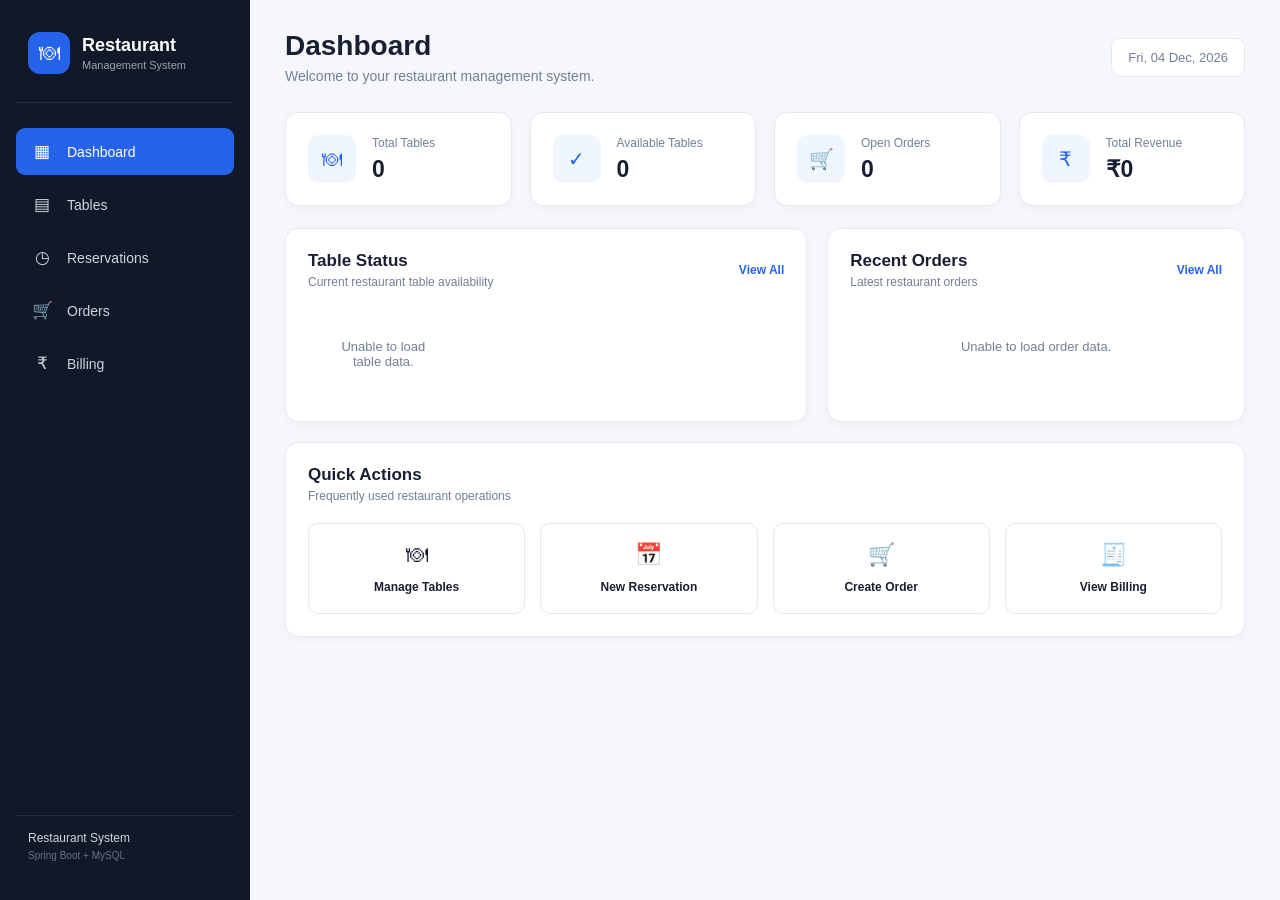
<file: restaurant-frontend/index.html>
<!DOCTYPE html>
<html lang="en">
<head>
    <meta charset="UTF-8">
    <meta name="viewport" content="width=device-width, initial-scale=1.0">

    <title>Restaurant Management System</title>

    <link rel="stylesheet" href="css/style.css">
</head>

<body>

<div class="app">

    <!-- Sidebar -->
    <aside class="sidebar">

        <div class="brand">
            <div class="brand-icon">🍽</div>

            <div>
                <h2>Restaurant</h2>
                <span>Management System</span>
            </div>
        </div>

        <nav class="navigation">

            <a href="index.html" class="nav-item active">
                <span>▦</span>
                Dashboard
            </a>

            <a href="tables.html" class="nav-item">
                <span>▤</span>
                Tables
            </a>

            <a href="reservations.html" class="nav-item">
                <span>◷</span>
                Reservations
            </a>

            <a href="orders.html" class="nav-item">
                <span>🛒</span>
                Orders
            </a>

            <a href="billing.html" class="nav-item">
                <span>₹</span>
                Billing
            </a>

        </nav>

        <div class="sidebar-footer">
            <p>Restaurant System</p>
            <span>Spring Boot + MySQL</span>
        </div>

    </aside>


    <!-- Main Content -->
    <main class="main-content">

        <!-- Header -->
        <header class="topbar">

            <div>
                <h1>Dashboard</h1>
                <p>Welcome to your restaurant management system.</p>
            </div>

            <div class="date-box">
                <span id="currentDate"></span>
            </div>

        </header>


        <!-- Statistics -->
        <section class="stats-grid">

            <div class="stat-card">

                <div class="stat-icon">
                    🍽
                </div>

                <div>
                    <p>Total Tables</p>
                    <h2 id="totalTables">0</h2>
                </div>

            </div>


            <div class="stat-card">

                <div class="stat-icon">
                    ✓
                </div>

                <div>
                    <p>Available Tables</p>
                    <h2 id="availableTables">0</h2>
                </div>

            </div>


            <div class="stat-card">

                <div class="stat-icon">
                    🛒
                </div>

                <div>
                    <p>Open Orders</p>
                    <h2 id="openOrders">0</h2>
                </div>

            </div>


            <div class="stat-card">

                <div class="stat-icon">
                    ₹
                </div>

                <div>
                    <p>Total Revenue</p>
                    <h2 id="totalRevenue">₹0</h2>
                </div>

            </div>

        </section>


        <!-- Dashboard Content -->
        <section class="dashboard-grid">

            <!-- Table Status -->
            <div class="dashboard-card">

                <div class="card-header">

                    <div>
                        <h2>Table Status</h2>
                        <p>Current restaurant table availability</p>
                    </div>

                    <a href="tables.html" class="view-link">
                        View All
                    </a>

                </div>

                <div id="tableStatusContainer" class="table-status-container">

                    <div class="loading">
                        Loading tables...
                    </div>

                </div>

            </div>


            <!-- Recent Orders -->
            <div class="dashboard-card">

                <div class="card-header">

                    <div>
                        <h2>Recent Orders</h2>
                        <p>Latest restaurant orders</p>
                    </div>

                    <a href="orders.html" class="view-link">
                        View All
                    </a>

                </div>

                <div id="recentOrders">

                    <div class="loading">
                        Loading orders...
                    </div>

                </div>

            </div>

        </section>


        <!-- Quick Actions -->
        <section class="dashboard-card quick-actions-card">

            <div class="card-header">

                <div>
                    <h2>Quick Actions</h2>
                    <p>Frequently used restaurant operations</p>
                </div>

            </div>


            <div class="quick-actions">

                <a href="tables.html" class="quick-action">
                    <div>🍽</div>
                    <span>Manage Tables</span>
                </a>

                <a href="reservations.html" class="quick-action">
                    <div>📅</div>
                    <span>New Reservation</span>
                </a>

                <a href="orders.html" class="quick-action">
                    <div>🛒</div>
                    <span>Create Order</span>
                </a>

                <a href="billing.html" class="quick-action">
                    <div>🧾</div>
                    <span>View Billing</span>
                </a>

            </div>

        </section>

    </main>

</div>


<script src="js/api.js"></script>
<script src="js/dashboard.js"></script>

</body>
</html>
</file>
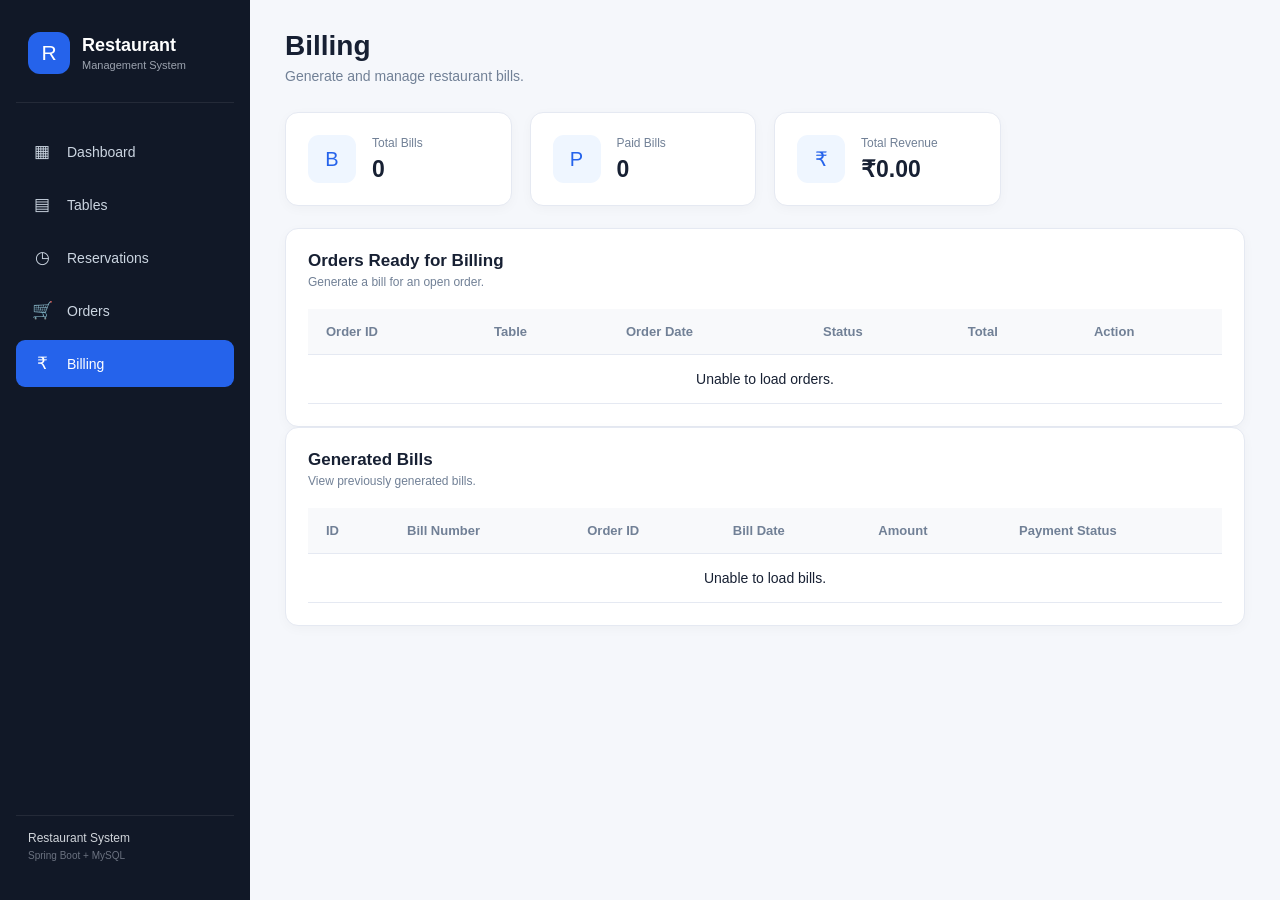
<file: restaurant-frontend/billing.html>
<!DOCTYPE html>
<html lang="en">
<head>
    <meta charset="UTF-8">
    <meta name="viewport" content="width=device-width, initial-scale=1.0">

    <title>Billing - Restaurant Management System</title>

    <link rel="stylesheet" href="css/style.css">
</head>

<body>

<div class="app">

    <aside class="sidebar">

        <div class="brand">
            <div class="brand-icon">R</div>

            <div>
                <h2>Restaurant</h2>
                <span>Management System</span>
            </div>
        </div>

        <nav class="navigation">

            <a href="index.html" class="nav-item">
                <span>▦</span>
                Dashboard
            </a>

            <a href="tables.html" class="nav-item">
                <span>▤</span>
                Tables
            </a>

            <a href="reservations.html" class="nav-item">
                <span>◷</span>
                Reservations
            </a>

            <a href="orders.html" class="nav-item">
                <span>🛒</span>
                Orders
            </a>

            <a href="billing.html" class="nav-item active">
                <span>₹</span>
                Billing
            </a>

        </nav>

        <div class="sidebar-footer">
            <p>Restaurant System</p>
            <span>Spring Boot + MySQL</span>
        </div>

    </aside>


    <main class="main-content">

        <header class="topbar">

            <div>
                <h1>Billing</h1>

                <p>
                    Generate and manage restaurant bills.
                </p>
            </div>

        </header>


        <!-- STATISTICS -->

        <section class="stats-grid">

            <div class="stat-card">

                <div class="stat-icon">B</div>

                <div>
                    <p>Total Bills</p>
                    <h2 id="totalBills">0</h2>
                </div>

            </div>


            <div class="stat-card">

                <div class="stat-icon">P</div>

                <div>
                    <p>Paid Bills</p>
                    <h2 id="paidBills">0</h2>
                </div>

            </div>


            <div class="stat-card">

                <div class="stat-icon">₹</div>

                <div>
                    <p>Total Revenue</p>
                    <h2 id="billingRevenue">₹0.00</h2>
                </div>

            </div>

        </section>


        <!-- ORDERS READY FOR BILLING -->

        <section class="dashboard-card">

            <div class="card-header">

                <div>
                    <h2>Orders Ready for Billing</h2>

                    <p>
                        Generate a bill for an open order.
                    </p>
                </div>

            </div>


            <div class="table-wrapper">

                <table class="data-table">

                    <thead>

                    <tr>
                        <th>Order ID</th>
                        <th>Table</th>
                        <th>Order Date</th>
                        <th>Status</th>
                        <th>Total</th>
                        <th>Action</th>
                    </tr>

                    </thead>


                    <tbody id="openOrdersContainer">

                    <tr>

                        <td colspan="6" class="loading">
                            Loading orders...
                        </td>

                    </tr>

                    </tbody>

                </table>

            </div>

        </section>


        <!-- GENERATED BILLS -->

        <section class="dashboard-card">

            <div class="card-header">

                <div>
                    <h2>Generated Bills</h2>

                    <p>
                        View previously generated bills.
                    </p>
                </div>

            </div>


            <div class="table-wrapper">

                <table class="data-table">

                    <thead>

                    <tr>
                        <th>ID</th>
                        <th>Bill Number</th>
                        <th>Order ID</th>
                        <th>Bill Date</th>
                        <th>Amount</th>
                        <th>Payment Status</th>
                    </tr>

                    </thead>


                    <tbody id="billsContainer">

                    <tr>

                        <td colspan="6" class="loading">
                            Loading bills...
                        </td>

                    </tr>

                    </tbody>

                </table>

            </div>

        </section>

    </main>

</div>


<!-- BILL MODAL -->

<div id="billModal" class="modal">

    <div class="modal-content">

        <div class="modal-header">

            <div>

                <h2>Generate Bill</h2>

                <p>
                    Confirm the order before generating the bill.
                </p>

            </div>


            <button
                    type="button"
                    class="modal-close"
                    onclick="closeBillModal()">

                ×

            </button>

        </div>


        <div class="bill-summary">

            <div class="bill-summary-row">

                <span>Order ID</span>

                <strong id="billOrderId">-</strong>

            </div>


            <div class="bill-summary-row">

                <span>Table</span>

                <strong id="billTable">-</strong>

            </div>


            <div class="bill-summary-row">

                <span>Total Amount</span>

                <strong id="billAmount">₹0.00</strong>

            </div>

        </div>


        <div class="modal-actions">

            <button
                    type="button"
                    class="secondary-button"
                    onclick="closeBillModal()">

                Cancel

            </button>


            <button
                    type="button"
                    class="primary-button"
                    onclick="generateBill()">

                Generate Bill

            </button>

        </div>

    </div>

</div>


<script src="js/api.js"></script>
<script src="js/billing.js"></script>

</body>
</html>
</file>
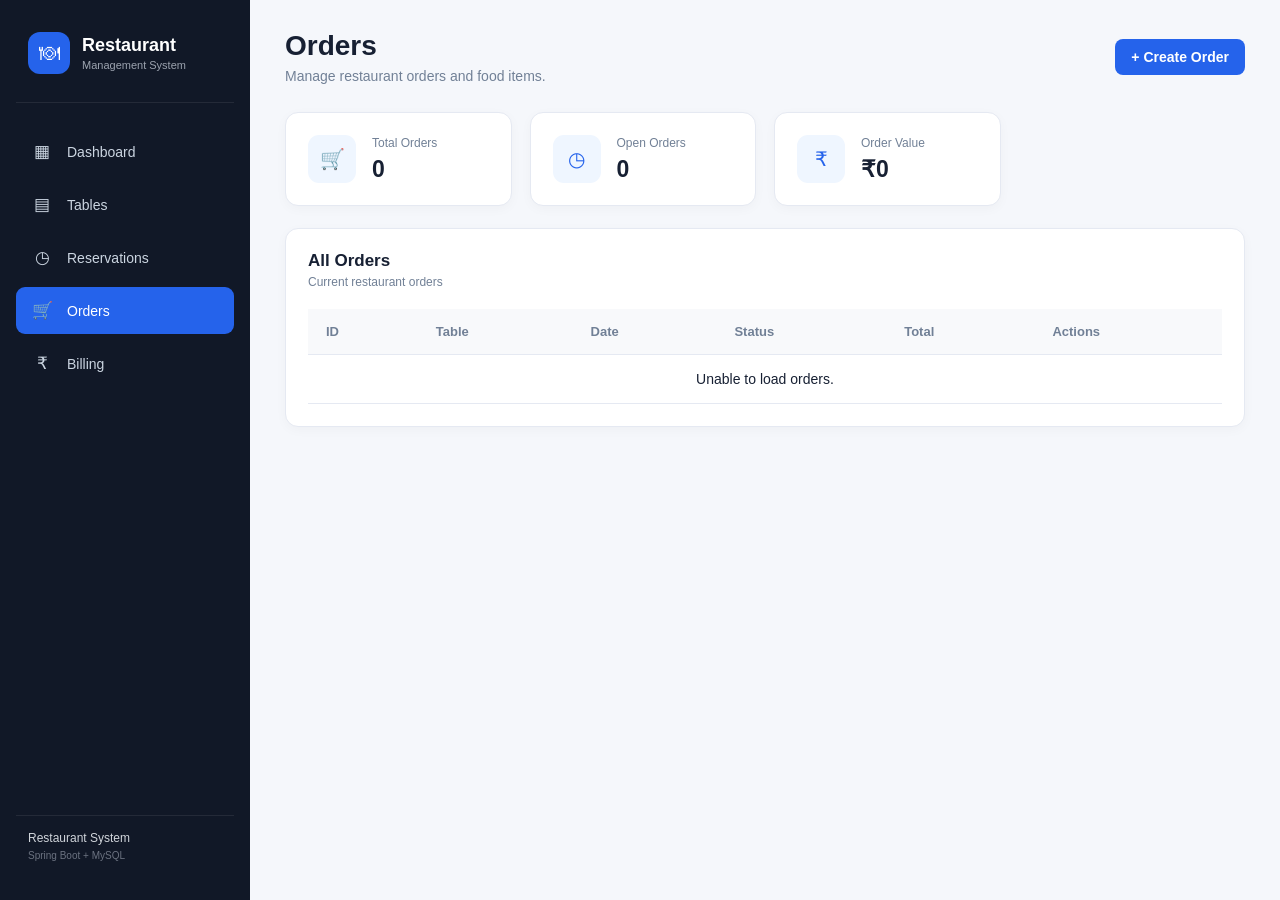
<file: restaurant-frontend/orders.html>
<!DOCTYPE html>
<html lang="en">

<head>

    <meta charset="UTF-8">
    <meta name="viewport" content="width=device-width, initial-scale=1.0">

    <title>Orders | Restaurant Management System</title>

    <link rel="stylesheet" href="css/style.css">

</head>

<body>

<div class="app">

    <!-- SIDEBAR -->

    <aside class="sidebar">

        <div class="brand">

            <div class="brand-icon">
                🍽
            </div>

            <div>
                <h2>Restaurant</h2>
                <span>Management System</span>
            </div>

        </div>


        <nav class="navigation">

            <a href="index.html" class="nav-item">

                <span>▦</span>
                Dashboard

            </a>


            <a href="tables.html" class="nav-item">

                <span>▤</span>
                Tables

            </a>


            <a href="reservations.html" class="nav-item">

                <span>◷</span>
                Reservations

            </a>


            <a href="orders.html" class="nav-item active">

                <span>🛒</span>
                Orders

            </a>


            <a href="billing.html" class="nav-item">

                <span>₹</span>
                Billing

            </a>

        </nav>


        <div class="sidebar-footer">

            <p>Restaurant System</p>

            <span>
                Spring Boot + MySQL
            </span>

        </div>

    </aside>


    <!-- MAIN CONTENT -->

    <main class="main-content">

        <header class="topbar">

            <div>

                <h1>Orders</h1>

                <p>
                    Manage restaurant orders and food items.
                </p>

            </div>


            <button
                    class="primary-button"
                    onclick="openOrderModal()">

                + Create Order

            </button>

        </header>


        <!-- STATISTICS -->

        <section class="stats-grid">

            <div class="stat-card">

                <div class="stat-icon">
                    🛒
                </div>

                <div>

                    <p>Total Orders</p>

                    <h2 id="totalOrders">
                        0
                    </h2>

                </div>

            </div>


            <div class="stat-card">

                <div class="stat-icon">
                    ◷
                </div>

                <div>

                    <p>Open Orders</p>

                    <h2 id="openOrders">
                        0
                    </h2>

                </div>

            </div>


            <div class="stat-card">

                <div class="stat-icon">
                    ₹
                </div>

                <div>

                    <p>Order Value</p>

                    <h2 id="orderValue">
                        ₹0
                    </h2>

                </div>

            </div>

        </section>


        <!-- ORDERS TABLE -->

        <section class="dashboard-card">

            <div class="card-header">

                <div>

                    <h2>All Orders</h2>

                    <p>
                        Current restaurant orders
                    </p>

                </div>

            </div>


            <div class="table-wrapper">

                <table class="data-table">

                    <thead>

                    <tr>

                        <th>ID</th>

                        <th>Table</th>

                        <th>Date</th>

                        <th>Status</th>

                        <th>Total</th>

                        <th>Actions</th>

                    </tr>

                    </thead>


                    <tbody id="ordersContainer">

                    <tr>

                        <td
                                colspan="6"
                                class="loading">

                            Loading orders...

                        </td>

                    </tr>

                    </tbody>

                </table>

            </div>

        </section>

    </main>

</div>


<!-- CREATE ORDER MODAL -->

<div id="orderModal" class="modal">

    <div class="modal-content">

        <div class="modal-header">

            <div>

                <h2>
                    Create Order
                </h2>

                <p>
                    Select a free table to create an order.
                </p>

            </div>


            <button
                    class="modal-close"
                    onclick="closeOrderModal()">

                ×

            </button>

        </div>


        <form id="orderForm">

            <div class="form-group">

                <label for="orderTable">
                    Table
                </label>

                <select
                        id="orderTable"
                        required>

                    <option value="">
                        Select Table
                    </option>

                </select>

            </div>


            <div class="modal-actions">

                <button
                        type="button"
                        class="secondary-button"
                        onclick="closeOrderModal()">

                    Cancel

                </button>


                <button
                        type="submit"
                        class="primary-button">

                    Create Order

                </button>

            </div>

        </form>

    </div>

</div>


<!-- ORDER ITEMS MODAL -->

<div id="itemsModal" class="modal">

    <div class="modal-content">

        <div class="modal-header">

            <div>

                <h2>
                    Order Items
                </h2>

                <p id="itemsOrderInfo">
                    Add food items to the order.
                </p>

            </div>


            <button
                    class="modal-close"
                    onclick="closeItemsModal()">

                ×

            </button>

        </div>


        <div id="orderItemsContainer">

            <div class="loading">
                Loading items...
            </div>

        </div>


        <div class="item-form-section">

            <h3>
                Add Food Item
            </h3>


            <div class="form-group">

                <label for="itemName">
                    Item Name
                </label>

                <input
                        type="text"
                        id="itemName"
                        placeholder="Example: Chicken Biryani">

            </div>


            <div class="form-row">

                <div class="form-group">

                    <label for="itemQuantity">
                        Quantity
                    </label>

                    <input
                            type="number"
                            id="itemQuantity"
                            min="1"
                            value="1">

                </div>


                <div class="form-group">

                    <label for="itemPrice">
                        Unit Price
                    </label>

                    <input
                            type="number"
                            id="itemPrice"
                            min="0"
                            step="0.01"
                            placeholder="Example: 250">

                </div>

            </div>


            <button
                    type="button"
                    class="primary-button"
                    onclick="addOrderItem()">

                + Add Item

            </button>

        </div>


        <div class="modal-actions">

            <button
                    type="button"
                    class="secondary-button"
                    onclick="closeItemsModal()">

                Close

            </button>

        </div>

    </div>

</div>


<script src="js/api.js"></script>

<script src="js/orders.js"></script>

</body>

</html>
</file>
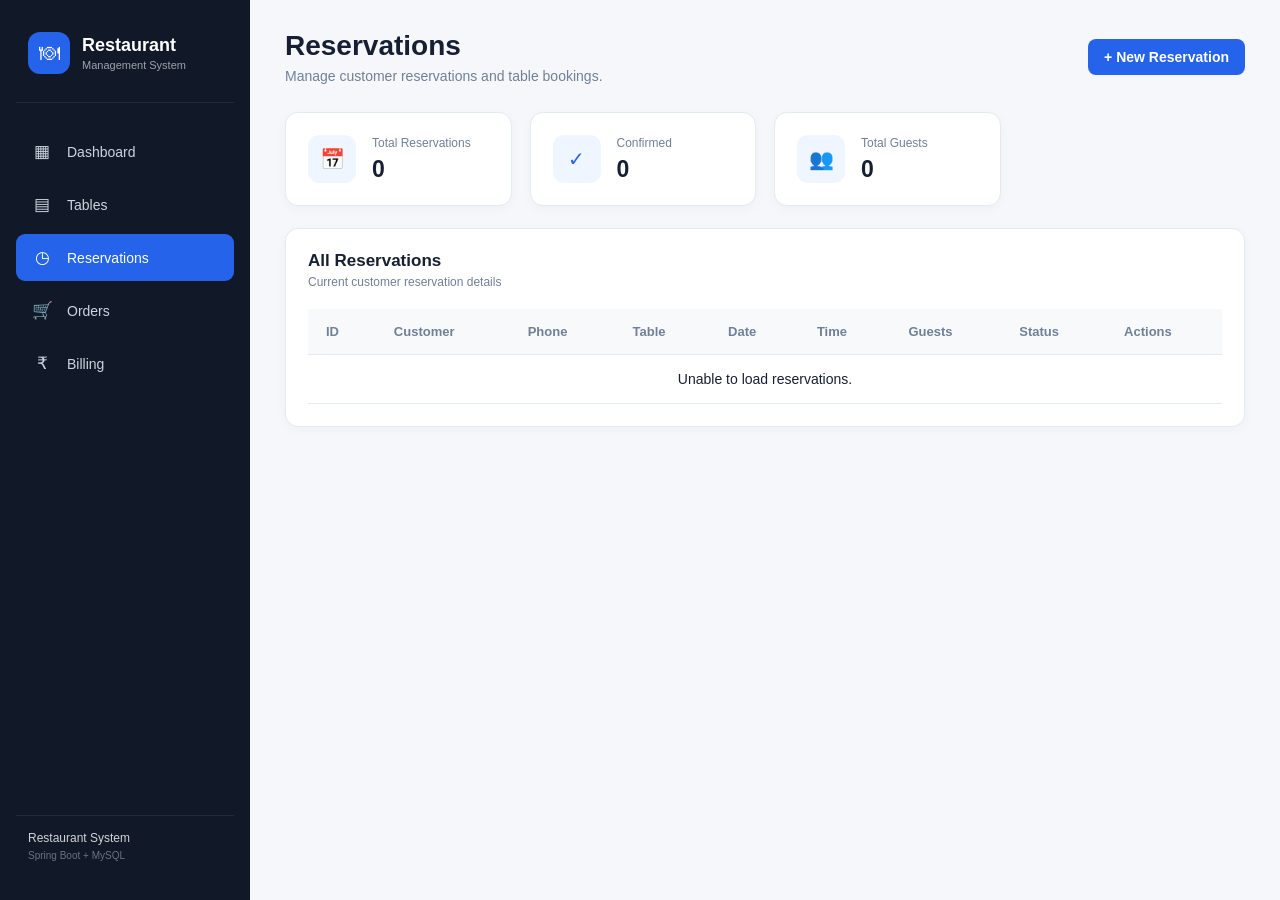
<file: restaurant-frontend/reservations.html>
<!DOCTYPE html>
<html lang="en">

<head>

    <meta charset="UTF-8">
    <meta name="viewport" content="width=device-width, initial-scale=1.0">

    <title>Reservations | Restaurant Management System</title>

    <link rel="stylesheet" href="css/style.css">

</head>

<body>

<div class="app">

    <!-- SIDEBAR -->

    <aside class="sidebar">

        <div class="brand">

            <div class="brand-icon">
                🍽
            </div>

            <div>
                <h2>Restaurant</h2>
                <span>Management System</span>
            </div>

        </div>


        <nav class="navigation">

            <a href="index.html" class="nav-item">

                <span>▦</span>
                Dashboard

            </a>


            <a href="tables.html" class="nav-item">

                <span>▤</span>
                Tables

            </a>


            <a href="reservations.html" class="nav-item active">

                <span>◷</span>
                Reservations

            </a>


            <a href="orders.html" class="nav-item">

                <span>🛒</span>
                Orders

            </a>


            <a href="billing.html" class="nav-item">

                <span>₹</span>
                Billing

            </a>

        </nav>


        <div class="sidebar-footer">

            <p>Restaurant System</p>

            <span>
                Spring Boot + MySQL
            </span>

        </div>

    </aside>


    <!-- MAIN CONTENT -->

    <main class="main-content">

        <header class="topbar">

            <div>

                <h1>Reservations</h1>

                <p>
                    Manage customer reservations and table bookings.
                </p>

            </div>


            <button
                    class="primary-button"
                    onclick="openReservationModal()">

                + New Reservation

            </button>

        </header>


        <!-- STATISTICS -->

        <section class="stats-grid">

            <div class="stat-card">

                <div class="stat-icon">
                    📅
                </div>

                <div>

                    <p>Total Reservations</p>

                    <h2 id="totalReservations">
                        0
                    </h2>

                </div>

            </div>


            <div class="stat-card">

                <div class="stat-icon">
                    ✓
                </div>

                <div>

                    <p>Confirmed</p>

                    <h2 id="confirmedReservations">
                        0
                    </h2>

                </div>

            </div>


            <div class="stat-card">

                <div class="stat-icon">
                    👥
                </div>

                <div>

                    <p>Total Guests</p>

                    <h2 id="totalGuests">
                        0
                    </h2>

                </div>

            </div>

        </section>


        <!-- RESERVATIONS TABLE -->

        <section class="dashboard-card">

            <div class="card-header">

                <div>

                    <h2>All Reservations</h2>

                    <p>
                        Current customer reservation details
                    </p>

                </div>

            </div>


            <div class="table-wrapper">

                <table class="data-table">

                    <thead>

                    <tr>

                        <th>ID</th>

                        <th>Customer</th>

                        <th>Phone</th>

                        <th>Table</th>

                        <th>Date</th>

                        <th>Time</th>

                        <th>Guests</th>

                        <th>Status</th>

                        <th>Actions</th>

                    </tr>

                    </thead>


                    <tbody id="reservationsContainer">

                    <tr>

                        <td
                                colspan="9"
                                class="loading">

                            Loading reservations...

                        </td>

                    </tr>

                    </tbody>

                </table>

            </div>

        </section>

    </main>

</div>


<!-- RESERVATION MODAL -->

<div id="reservationModal" class="modal">

    <div class="modal-content">

        <div class="modal-header">

            <div>

                <h2 id="reservationModalTitle">
                    New Reservation
                </h2>

                <p>
                    Enter customer reservation details.
                </p>

            </div>


            <button
                    class="modal-close"
                    onclick="closeReservationModal()">

                ×

            </button>

        </div>


        <form id="reservationForm">

            <input
                    type="hidden"
                    id="reservationId">


            <!-- CUSTOMER NAME -->

            <div class="form-group">

                <label for="customerName">
                    Customer Name
                </label>

                <input
                        type="text"
                        id="customerName"
                        placeholder="Example: Arun Kumar"
                        required>

            </div>


            <!-- PHONE -->

            <div class="form-group">

                <label for="phone">
                    Phone Number
                </label>

                <input
                        type="text"
                        id="phone"
                        placeholder="Example: 9876543210"
                        required>

            </div>


            <!-- TABLE -->

            <div class="form-group">

                <label for="reservationTable">
                    Table
                </label>

                <select
                        id="reservationTable"
                        required>

                    <option value="">
                        Select Table
                    </option>

                </select>

            </div>


            <!-- DATE -->

            <div class="form-group">

                <label for="reservationDate">
                    Reservation Date
                </label>

                <input
                        type="date"
                        id="reservationDate"
                        required>

            </div>


            <!-- TIME -->

            <div class="form-row">

                <div class="form-group">

                    <label for="startTime">
                        Start Time
                    </label>

                    <input
                            type="time"
                            id="startTime"
                            required>

                </div>


                <div class="form-group">

                    <label for="endTime">
                        End Time
                    </label>

                    <input
                            type="time"
                            id="endTime"
                            required>

                </div>

            </div>


            <!-- PARTY SIZE -->

            <div class="form-group">

                <label for="partySize">
                    Number of Guests
                </label>

                <input
                        type="number"
                        id="partySize"
                        min="1"
                        placeholder="Example: 4"
                        required>

            </div>


            <!-- STATUS -->

            <div class="form-group">

                <label for="reservationStatus">
                    Status
                </label>

                <select id="reservationStatus">

                    <option value="CONFIRMED">
                        CONFIRMED
                    </option>

                    <option value="CANCELLED">
                        CANCELLED
                    </option>

                </select>

            </div>


            <!-- BUTTONS -->

            <div class="modal-actions">

                <button
                        type="button"
                        class="secondary-button"
                        onclick="closeReservationModal()">

                    Cancel

                </button>


                <button
                        type="submit"
                        class="primary-button">

                    Save Reservation

                </button>

            </div>

        </form>

    </div>

</div>


<!-- JAVASCRIPT -->

<script src="js/api.js"></script>

<script src="js/reservations.js"></script>

</body>

</html>
</file>
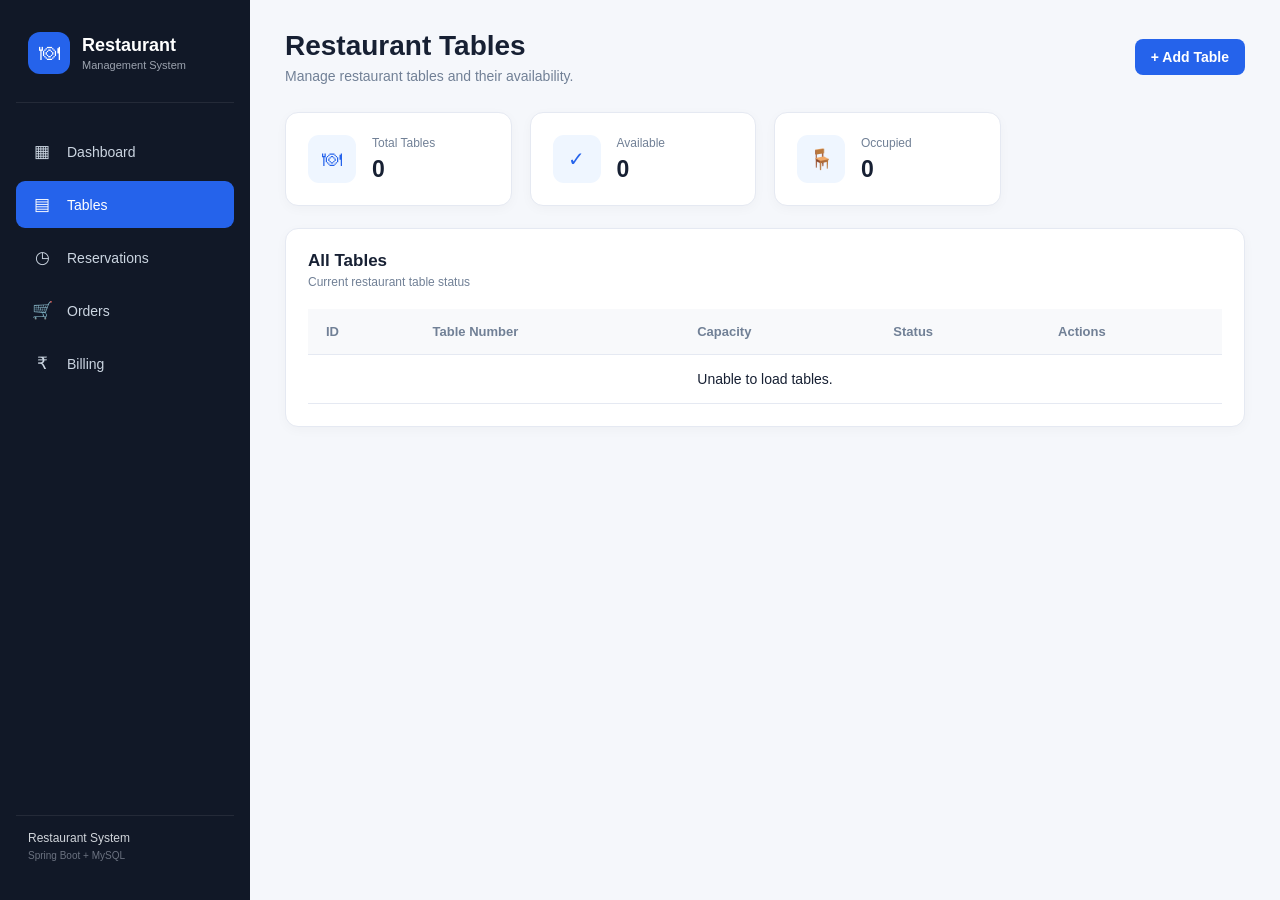
<file: restaurant-frontend/tables.html>
<!DOCTYPE html>
<html lang="en">

<head>
    <meta charset="UTF-8">
    <meta name="viewport" content="width=device-width, initial-scale=1.0">

    <title>Tables | Restaurant Management System</title>

    <link rel="stylesheet" href="css/style.css">
</head>

<body>

<div class="app">

    <!-- Sidebar -->
    <aside class="sidebar">

        <div class="brand">
            <div class="brand-icon">🍽</div>

            <div>
                <h2>Restaurant</h2>
                <span>Management System</span>
            </div>
        </div>

        <nav class="navigation">

            <a href="index.html" class="nav-item">
                <span>▦</span>
                Dashboard
            </a>

            <a href="tables.html" class="nav-item active">
                <span>▤</span>
                Tables
            </a>

            <a href="reservations.html" class="nav-item">
                <span>◷</span>
                Reservations
            </a>

            <a href="orders.html" class="nav-item">
                <span>🛒</span>
                Orders
            </a>

            <a href="billing.html" class="nav-item">
                <span>₹</span>
                Billing
            </a>

        </nav>

        <div class="sidebar-footer">
            <p>Restaurant System</p>
            <span>Spring Boot + MySQL</span>
        </div>

    </aside>


    <!-- Main Content -->
    <main class="main-content">

        <!-- Header -->
        <header class="topbar">

            <div>
                <h1>Restaurant Tables</h1>
                <p>Manage restaurant tables and their availability.</p>
            </div>

            <button class="primary-button" onclick="openTableModal()">
                + Add Table
            </button>

        </header>


        <!-- Table Statistics -->
        <section class="stats-grid">

            <div class="stat-card">

                <div class="stat-icon">
                    🍽
                </div>

                <div>
                    <p>Total Tables</p>
                    <h2 id="totalTables">0</h2>
                </div>

            </div>


            <div class="stat-card">

                <div class="stat-icon">
                    ✓
                </div>

                <div>
                    <p>Available</p>
                    <h2 id="availableTables">0</h2>
                </div>

            </div>


            <div class="stat-card">

                <div class="stat-icon">
                    🪑
                </div>

                <div>
                    <p>Occupied</p>
                    <h2 id="occupiedTables">0</h2>
                </div>

            </div>

        </section>


        <!-- Tables Card -->
        <section class="dashboard-card">

            <div class="card-header">

                <div>
                    <h2>All Tables</h2>
                    <p>Current restaurant table status</p>
                </div>

            </div>


            <div class="table-wrapper">

                <table class="data-table">

                    <thead>

                    <tr>
                        <th>ID</th>
                        <th>Table Number</th>
                        <th>Capacity</th>
                        <th>Status</th>
                        <th>Actions</th>
                    </tr>

                    </thead>

                    <tbody id="tablesContainer">

                    <tr>
                        <td colspan="5" class="loading">
                            Loading tables...
                        </td>
                    </tr>

                    </tbody>

                </table>

            </div>

        </section>

    </main>

</div>


<!-- Add / Edit Table Modal -->

<div id="tableModal" class="modal">

    <div class="modal-content">

        <div class="modal-header">

            <div>
                <h2 id="modalTitle">Add Table</h2>
                <p>Enter restaurant table details.</p>
            </div>

            <button class="modal-close" onclick="closeTableModal()">
                ×
            </button>

        </div>


        <form id="tableForm">

            <input type="hidden" id="tableId">


            <div class="form-group">

                <label for="tableNumber">
                    Table Number
                </label>

                <input
                        type="text"
                        id="tableNumber"
                        placeholder="Example: T06"
                        required
                >

            </div>


            <div class="form-group">

                <label for="capacity">
                    Capacity
                </label>

                <input
                        type="number"
                        id="capacity"
                        min="1"
                        placeholder="Example: 4"
                        required
                >

            </div>


            <div class="form-group">

                <label for="status">
                    Status
                </label>

                <select id="status">

                    <option value="FREE">
                        FREE
                    </option>

                    <option value="OCCUPIED">
                        OCCUPIED
                    </option>

                </select>

            </div>


            <div class="modal-actions">

                <button
                        type="button"
                        class="secondary-button"
                        onclick="closeTableModal()">
                    Cancel
                </button>

                <button
                        type="submit"
                        class="primary-button">
                    Save Table
                </button>

            </div>

        </form>

    </div>

</div>


<script src="js/api.js"></script>
<script src="js/tables.js"></script>

</body>

</html>
</file>
<file: restaurant-frontend/css/style.css>
* {
    margin: 0;
    padding: 0;
    box-sizing: border-box;
}

:root {
    --primary: #2563eb;
    --primary-dark: #1d4ed8;
    --background: #f5f7fb;
    --white: #ffffff;
    --text: #172033;
    --muted: #718096;
    --border: #e5e9f2;
    --success: #16a34a;
    --danger: #dc2626;
    --warning: #d97706;
    --sidebar: #111827;
}

body {
    font-family: "Segoe UI", Arial, sans-serif;
    background: var(--background);
    color: var(--text);
}

a {
    text-decoration: none;
    color: inherit;
}

.app {
    min-height: 100vh;
    display: flex;
}

/* =========================
   SIDEBAR
========================= */

.sidebar {
    width: 250px;
    min-height: 100vh;
    background: var(--sidebar);
    color: white;
    padding: 24px 16px;
    display: flex;
    flex-direction: column;
    position: fixed;
    left: 0;
    top: 0;
    bottom: 0;
}

.brand {
    display: flex;
    align-items: center;
    gap: 12px;
    padding: 8px 12px 28px;
    border-bottom: 1px solid rgba(255, 255, 255, 0.08);
}

.brand-icon {
    width: 42px;
    height: 42px;
    border-radius: 12px;
    background: var(--primary);
    display: flex;
    align-items: center;
    justify-content: center;
    font-size: 21px;
}

.brand h2 {
    font-size: 18px;
    font-weight: 700;
}

.brand span {
    display: block;
    margin-top: 3px;
    font-size: 11px;
    color: #9ca3af;
}

.navigation {
    margin-top: 25px;
}

.nav-item {
    display: flex;
    align-items: center;
    gap: 14px;
    padding: 13px 15px;
    margin-bottom: 6px;
    border-radius: 9px;
    color: #cbd5e1;
    font-size: 14px;
    transition: 0.2s ease;
}

.nav-item span {
    width: 22px;
    text-align: center;
    font-size: 17px;
}

.nav-item:hover {
    background: rgba(255, 255, 255, 0.07);
    color: white;
}

.nav-item.active {
    background: var(--primary);
    color: white;
}

.sidebar-footer {
    margin-top: auto;
    padding: 15px 12px;
    border-top: 1px solid rgba(255, 255, 255, 0.08);
}

.sidebar-footer p {
    font-size: 12px;
    color: #d1d5db;
}

.sidebar-footer span {
    display: block;
    margin-top: 5px;
    font-size: 10px;
    color: #6b7280;
}

/* =========================
   MAIN CONTENT
========================= */

.main-content {
    margin-left: 250px;
    width: calc(100% - 250px);
    padding: 30px 35px;
}

.topbar {
    display: flex;
    justify-content: space-between;
    align-items: center;
    margin-bottom: 28px;
}

.topbar h1 {
    font-size: 28px;
    margin-bottom: 6px;
}

.topbar p {
    color: var(--muted);
    font-size: 14px;
}

.date-box {
    background: var(--white);
    border: 1px solid var(--border);
    border-radius: 9px;
    padding: 11px 16px;
    color: var(--muted);
    font-size: 13px;
}

/* =========================
   STAT CARDS
========================= */

.stats-grid {
    display: grid;
    grid-template-columns: repeat(4, 1fr);
    gap: 18px;
    margin-bottom: 22px;
}

.stat-card {
    background: var(--white);
    border: 1px solid var(--border);
    border-radius: 13px;
    padding: 22px;
    display: flex;
    align-items: center;
    gap: 16px;
    box-shadow: 0 3px 12px rgba(15, 23, 42, 0.03);
}

.stat-icon {
    width: 48px;
    height: 48px;
    border-radius: 11px;
    background: #eff6ff;
    color: var(--primary);
    display: flex;
    align-items: center;
    justify-content: center;
    font-size: 20px;
}

.stat-card p {
    color: var(--muted);
    font-size: 12px;
    margin-bottom: 6px;
}

.stat-card h2 {
    font-size: 23px;
}

/* =========================
   DASHBOARD GRID
========================= */

.dashboard-grid {
    display: grid;
    grid-template-columns: 1.25fr 1fr;
    gap: 20px;
    margin-bottom: 20px;
}

.dashboard-card {
    background: var(--white);
    border: 1px solid var(--border);
    border-radius: 13px;
    padding: 22px;
    box-shadow: 0 3px 12px rgba(15, 23, 42, 0.03);
}

.card-header {
    display: flex;
    justify-content: space-between;
    align-items: center;
    margin-bottom: 20px;
}

.card-header h2 {
    font-size: 17px;
    margin-bottom: 4px;
}

.card-header p {
    font-size: 12px;
    color: var(--muted);
}

.view-link {
    color: var(--primary);
    font-size: 12px;
    font-weight: 600;
}

.view-link:hover {
    color: var(--primary-dark);
}

/* =========================
   TABLE STATUS
========================= */

.table-status-container {
    display: grid;
    grid-template-columns: repeat(3, 1fr);
    gap: 12px;
}

.table-status {
    border: 1px solid var(--border);
    border-radius: 10px;
    padding: 15px;
    text-align: center;
}

.table-status-number {
    font-size: 18px;
    font-weight: 700;
}

.table-status-capacity {
    color: var(--muted);
    font-size: 11px;
    margin-top: 3px;
}

.status-badge {
    display: inline-block;
    margin-top: 9px;
    padding: 4px 8px;
    border-radius: 20px;
    font-size: 10px;
    font-weight: 600;
}

.status-free {
    background: #dcfce7;
    color: var(--success);
}

.status-occupied {
    background: #fee2e2;
    color: var(--danger);
}

.status-reserved {
    background: #fef3c7;
    color: var(--warning);
}

/* =========================
   ORDERS
========================= */

.order-row {
    display: flex;
    justify-content: space-between;
    align-items: center;
    padding: 13px 0;
    border-bottom: 1px solid var(--border);
}

.order-row:last-child {
    border-bottom: none;
}

.order-info strong {
    display: block;
    font-size: 13px;
}

.order-info span {
    display: block;
    margin-top: 4px;
    color: var(--muted);
    font-size: 11px;
}

.order-amount {
    font-size: 13px;
    font-weight: 700;
}

/* =========================
   QUICK ACTIONS
========================= */

.quick-actions-card {
    margin-bottom: 20px;
}

.quick-actions {
    display: grid;
    grid-template-columns: repeat(4, 1fr);
    gap: 15px;
}

.quick-action {
    border: 1px solid var(--border);
    border-radius: 10px;
    padding: 18px;
    text-align: center;
    transition: 0.2s ease;
}

.quick-action:hover {
    border-color: var(--primary);
    transform: translateY(-2px);
}

.quick-action div {
    font-size: 22px;
    margin-bottom: 9px;
}

.quick-action span {
    font-size: 12px;
    font-weight: 600;
}

/* =========================
   LOADING
========================= */

.loading {
    padding: 30px;
    text-align: center;
    color: var(--muted);
    font-size: 13px;
}

/* =========================
   RESPONSIVE
========================= */

@media (max-width: 1100px) {

    .stats-grid {
        grid-template-columns: repeat(2, 1fr);
    }

    .dashboard-grid {
        grid-template-columns: 1fr;
    }
}

@media (max-width: 750px) {

    .sidebar {
        width: 210px;
    }

    .main-content {
        margin-left: 210px;
        width: calc(100% - 210px);
        padding: 22px;
    }

    .quick-actions {
        grid-template-columns: repeat(2, 1fr);
    }
}

@media (max-width: 550px) {

    .sidebar {
        position: relative;
        width: 100%;
        min-height: auto;
    }

    .app {
        display: block;
    }

    .main-content {
        margin-left: 0;
        width: 100%;
    }

    .topbar {
        align-items: flex-start;
        gap: 15px;
        flex-direction: column;
    }

    .stats-grid {
        grid-template-columns: 1fr;
    }

    .table-status-container {
        grid-template-columns: repeat(2, 1fr);
    }
}

/* =========================================
   TABLES PAGE
   ========================================= */

.primary-button,
.secondary-button,
.edit-button,
.delete-button {
    border: none;
    border-radius: 8px;
    padding: 10px 16px;
    font-size: 14px;
    font-weight: 600;
    cursor: pointer;
    transition: 0.2s ease;
}

.primary-button {
    background: var(--primary);
    color: white;
}

.primary-button:hover {
    opacity: 0.9;
    transform: translateY(-1px);
}

.secondary-button {
    background: #f1f3f5;
    color: var(--text);
}

.secondary-button:hover {
    background: #e5e7eb;
}

.table-wrapper {
    width: 100%;
    overflow-x: auto;
}

.data-table {
    width: 100%;
    border-collapse: collapse;
    min-width: 650px;
}

.data-table th {
    text-align: left;
    padding: 15px 18px;
    background: #f8f9fb;
    color: var(--muted);
    font-size: 13px;
    font-weight: 600;
    border-bottom: 1px solid var(--border);
}

.data-table td {
    padding: 16px 18px;
    border-bottom: 1px solid var(--border);
    color: var(--text);
    font-size: 14px;
}

.data-table tbody tr:hover {
    background: #fafbfc;
}

.action-buttons {
    display: flex;
    gap: 8px;
}

.edit-button {
    background: #eef2ff;
    color: #4338ca;
}

.edit-button:hover {
    background: #e0e7ff;
}

.delete-button {
    background: #fef2f2;
    color: #dc2626;
}

.delete-button:hover {
    background: #fee2e2;
}


/* =========================================
   TABLE MODAL
   ========================================= */

.modal {
    position: fixed;
    inset: 0;
    background: rgba(15, 23, 42, 0.5);

    display: none;
    align-items: center;
    justify-content: center;

    z-index: 1000;
    padding: 20px;
}

.modal.show {
    display: flex;
}

.modal-content {
    width: 100%;
    max-width: 500px;
    background: white;
    border-radius: 14px;
    padding: 25px;
    box-shadow: 0 20px 50px rgba(0, 0, 0, 0.15);
}

.modal-header {
    display: flex;
    align-items: flex-start;
    justify-content: space-between;
    margin-bottom: 25px;
}

.modal-header h2 {
    margin: 0 0 5px;
    font-size: 21px;
    color: var(--text);
}

.modal-header p {
    margin: 0;
    color: var(--muted);
    font-size: 13px;
}

.modal-close {
    border: none;
    background: transparent;
    font-size: 28px;
    color: var(--muted);
    cursor: pointer;
    line-height: 1;
}

.modal-close:hover {
    color: var(--text);
}

.form-group {
    margin-bottom: 18px;
}

.form-group label {
    display: block;
    margin-bottom: 7px;
    font-size: 14px;
    font-weight: 600;
    color: var(--text);
}

.form-group input,
.form-group select {
    width: 100%;
    box-sizing: border-box;
    padding: 11px 13px;
    border: 1px solid var(--border);
    border-radius: 8px;
    background: white;
    color: var(--text);
    font-size: 14px;
    outline: none;
}

.form-group input:focus,
.form-group select:focus {
    border-color: var(--primary);
    box-shadow: 0 0 0 3px rgba(59, 130, 246, 0.1);
}

.modal-actions {
    display: flex;
    justify-content: flex-end;
    gap: 10px;
    margin-top: 25px;
}

/* =========================================
   RESERVATIONS PAGE
   ========================================= */

.form-row {
    display: grid;
    grid-template-columns: 1fr 1fr;
    gap: 15px;
}

@media (max-width: 600px) {

    .form-row {
        grid-template-columns: 1fr;
        gap: 0;
    }

}

/* =========================================
   ORDERS PAGE
   ========================================= */

.item-form-section {
    margin-top: 25px;
    padding-top: 20px;
    border-top: 1px solid var(--border);
}

.item-form-section h3 {
    margin: 0 0 18px;
    color: var(--text);
    font-size: 16px;
}

.order-item-row {
    display: flex;
    justify-content: space-between;
    align-items: center;
    gap: 15px;
    padding: 13px 0;
    border-bottom: 1px solid var(--border);
}

.order-item-info {
    display: flex;
    flex-direction: column;
    gap: 4px;
}

.order-item-info strong {
    color: var(--text);
}

.order-item-info span {
    color: var(--muted);
    font-size: 13px;
}

.order-item-total {
    font-weight: 600;
    color: var(--text);
}

.order-total-box {
    display: flex;
    justify-content: space-between;
    margin-top: 18px;
    padding-top: 15px;
    border-top: 2px solid var(--border);
    font-weight: 700;
}

.view-items-button {
    border: none;
    border-radius: 8px;
    padding: 9px 13px;
    background: #eef2ff;
    color: #4338ca;
    font-size: 13px;
    font-weight: 600;
    cursor: pointer;
}

.view-items-button:hover {
    background: #e0e7ff;
}

/* =========================================
   BILLING
   ========================================= */

.bill-summary {
    margin-top: 20px;
    padding: 18px;
    background: #f8f9fb;
    border: 1px solid var(--border);
    border-radius: 10px;
}

.bill-summary-row {
    display: flex;
    justify-content: space-between;
    align-items: center;
    padding: 12px 0;
    border-bottom: 1px solid var(--border);
}

.bill-summary-row:last-child {
    border-bottom: none;
}

.bill-summary-row span {
    color: var(--muted);
    font-size: 14px;
}

.bill-summary-row strong {
    color: var(--text);
    font-size: 15px;
}
</file>
